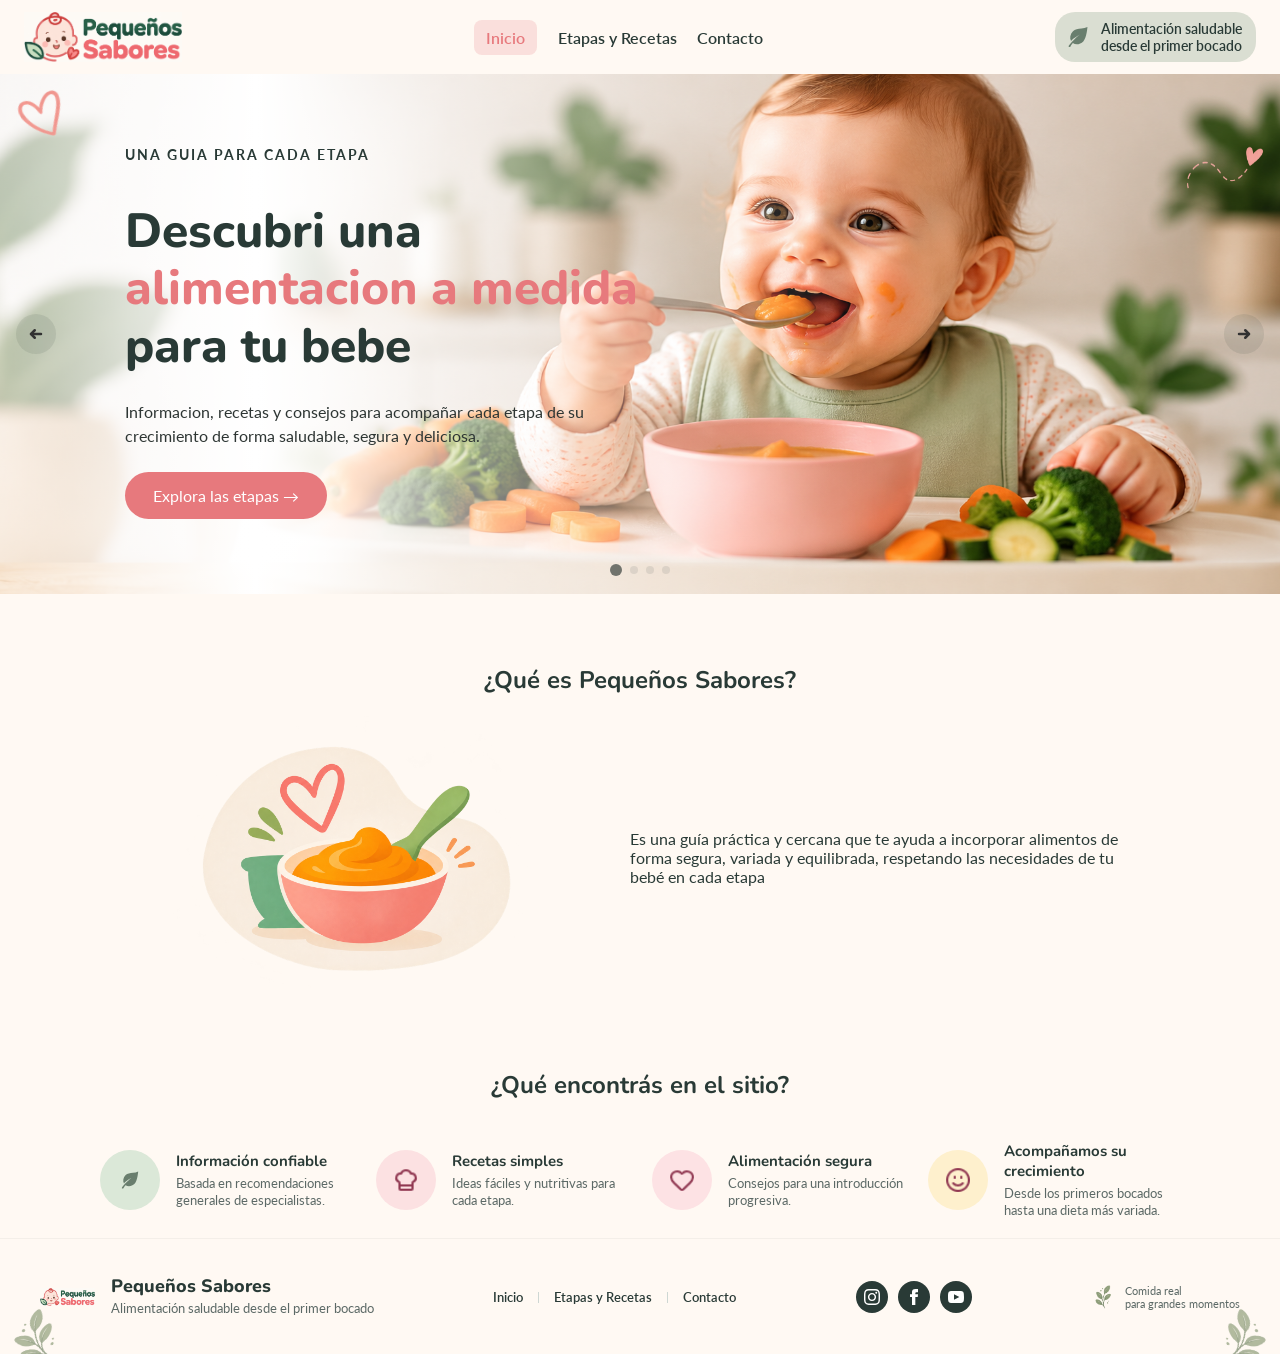
<file: index.html>
<!DOCTYPE html>
<html lang="es">

<head>
    <meta charset="UTF-8">
    <meta name="viewport" content="width=device-width, initial-scale=1.0">
    <title>Pequeños Sabores</title>
    <link rel="preconnect" href="https://fonts.googleapis.com">
    <link rel="preconnect" href="https://fonts.gstatic.com" crossorigin>
    <link
        href="https://fonts.googleapis.com/css2?family=Lato:ital,wght@0,100;0,300;0,400;0,700;0,900;1,100;1,300;1,400;1,700;1,900&family=Nunito:ital,wght@0,200..1000;1,200..1000&display=swap"
        rel="stylesheet">
    <link rel="stylesheet" href="css/style.css">
    <script src="js/carrusel.js" defer></script>
    <script src="js/menu.js" defer></script>
</head>

<body>
    <header>
        <div class="logo">
            <img src="img/logo-bebe.png" alt="Pequeños Sabores">
        </div>

        <button class="menu-toggle" id="menuToggle" aria-label="Abrir menú" aria-expanded="false"
            aria-controls="menuPrincipal">
            <span></span>
            <span></span>
            <span></span>
        </button>

        <nav id="menuPrincipal">
            <a class="active" href="index.html">Inicio</a>
            <a href="etapas.html">Etapas y Recetas</a>
            <a href="contacto.html">Contacto</a>
        </nav>

        <div class="etiqueta">
            <div class="etiqueta-icono">
                <img src="img/hoja-etiqueta.svg" alt="Etiqueta">
            </div>
            <div class="etiqueta-texto">
                <span>Alimentación saludable</span>
                <span>desde el primer bocado</span>
            </div>
        </div>
    </header>

    <main>
        <section class="hero">
            <img src="img/hero-bebe.png" alt="hero-bebe" id="hero-imagen">
            <div class="hero-content">
                <span class="hero-subtitulo" id="hero-subtitulo">UNA GUIA PARA CADA ETAPA</span>
                <h1>
                    <span id="hero-tituloInicio">Descubri una</span>
                    <span id="hero-tituloDestacado">alimentacion a medida</span>
                    <span id="hero-tituloFinal">para tu bebe</span>
                </h1>
                <p id="hero-descripcion">Informacion, recetas y consejos para acompañar cada etapa de su crecimiento de
                    forma saludable, segura y deliciosa.</p>
                <a href="etapas.html" class="btn" id="hero-boton">Explora las etapas →</a>
            </div>

            <button class="prev"><img src="img/flecha-simple-izquierda.svg" alt="Anterior"></button>
            <button class="next"><img src="img/flecha-simple-derecha.svg" alt="Siguiente"></button>

            <div class="dots">
                <div class="dot active"></div>
                <div class="dot"></div>
                <div class="dot"></div>
                <div class="dot"></div>
            </div>

            <div class="decoracion">
                <img class="corazon-rosa" src="img/corazon rosa.png" alt="corazon-rosa">
                <img class="linea-con-corazon" src="img/linea con corazon.png" alt="linea con corazon">
            </div>
        </section>

        <section class="seccion-info">
            <h2>¿Qué es Pequeños Sabores?</h2>
            <div class="contenedor-info">
                <div class="ilus-info">
                    <img src="img/cuenco-pure.png" alt="Cuenco con pure">
                </div>
                <div class="info">
                    <p>Es una guía práctica y cercana que te ayuda a incorporar
                        alimentos de forma segura, variada y equilibrada, respetando
                        las necesidades de tu bebé en cada etapa</p>
                </div>
            </div>
        </section>
        <!-- SECCIÓN HERO MIDDLE (PILARES) -->
        <section class="hero-middle">
            <h2>¿Qué encontrás en el sitio?</h2>
            <div class="hero-middle-list">
                <div class="hero-middle-item">
                    <div class="hero-middle-icon green-bg">
                        <img src="img/hoja-etiqueta.svg" alt="Información confiable">
                    </div>
                    <div class="hero-middle-text">
                        <h3>Información confiable</h3>
                        <p>Basada en recomendaciones generales de especialistas.</p>
                    </div>
                </div>

                <div class="hero-middle-item">
                    <div class="hero-middle-icon pink-bg">
                        <img src="img/icono-gorro.png" alt="Recetas simples">
                    </div>
                    <div class="hero-middle-text">
                        <h3>Recetas simples</h3>
                        <p>Ideas fáciles y nutritivas para cada etapa.</p>
                    </div>
                </div>

                <div class="hero-middle-item">
                    <div class="hero-middle-icon red-bg">
                        <img src="img/icono-corazon.png" alt="Alimentación segura">
                    </div>
                    <div class="hero-middle-text">
                        <h3>Alimentación segura</h3>
                        <p>Consejos para una introducción progresiva.</p>
                    </div>
                </div>

                <div class="hero-middle-item">
                    <div class="hero-middle-icon yellow-bg">
                        <img src="img/icono-carita.png" alt="Acompañamos su crecimiento">
                    </div>
                    <div class="hero-middle-text">
                        <h3>Acompañamos su crecimiento</h3>
                        <p>Desde los primeros bocados hasta una dieta más variada.</p>
                    </div>
                </div>
            </div>
        </section>
    </main>

    <!-- FOOTER / PIE DE PÁGINA -->
    <footer class="site-footer">
        <div class="footer-container">
            <!-- Columna 1: Logo y Leyenda -->
            <div class="footer-brand">
                <img src="img/logo-bebe.png" alt="Pequeños Sabores" class="footer-logo">
                <div class="footer-brand-text">
                    <h3>Pequeños Sabores</h3>
                    <p>Alimentación saludable desde el primer bocado</p>
                </div>
            </div>

            <!-- Columna 2: Navegación del Footer -->
            <nav class="footer-nav">
                <a href="index.html">Inicio</a>
                <span class="separator">|</span>
                <a href="etapas.html">Etapas y Recetas</a>
                <span class="separator">|</span>
                <a href="contacto.html">Contacto</a>
            </nav>

            <!-- Columna 3: Redes Sociales -->
            <div class="footer-social">
                <a href="#" class="social-btn" aria-label="Instagram">
                    <svg viewBox="0 0 24 24" width="16" height="16" fill="currentColor">
                        <path
                            d="M12 2.163c3.204 0 3.584.012 4.85.07 3.252.148 4.771 1.691 4.919 4.919.058 1.265.069 1.645.069 4.849 0 3.205-.012 3.584-.069 4.849-.149 3.225-1.664 4.771-4.919 4.919-1.266.058-1.644.07-4.85.07-3.204 0-3.584-.012-4.849-.07-3.26-.149-4.771-1.699-4.919-4.92-.058-1.265-.07-1.644-.07-4.849 0-3.204.013-3.583.07-4.849.149-3.227 1.664-4.771 4.919-4.919 1.266-.057 1.645-.069 4.849-.069zm0-2.163c-3.259 0-3.667.014-4.947.072-4.358.2-6.78 2.618-6.98 6.98-.059 1.281-.073 1.689-.073 4.948 0 3.259.014 3.668.072 4.948.2 4.358 2.618 6.78 6.98 6.98 1.281.058 1.689.072 4.948.072 3.259 0 3.668-.014 4.948-.072 4.354-.2 6.782-2.618 6.979-6.98.059-1.28.073-1.689.073-4.948 0-3.259-.014-3.667-.072-4.947-.196-4.354-2.617-6.78-6.979-6.98-1.281-.059-1.69-.073-4.949-.073zm0 5.838c-3.403 0-6.162 2.759-6.162 6.162s2.759 6.163 6.162 6.163 6.162-2.759 6.162-6.163c0-3.403-2.759-6.162-6.162-6.162zm0 10.162c-2.209 0-4-1.79-4-4 0-2.209 1.791-4 4-4s4 1.791 4 4c0 2.21-1.791 4-4 4zm6.406-11.845c-.796 0-1.441.645-1.441 1.44s.645 1.44 1.441 1.44c.795 0 1.439-.645 1.439-1.44s-.644-1.44-1.439-1.44z" />
                    </svg>
                </a>
                <a href="#" class="social-btn" aria-label="Facebook">
                    <svg viewBox="0 0 24 24" width="16" height="16" fill="currentColor">
                        <path
                            d="M9 8H6v4h3v12h5V12h3.642L18 8h-4V6.333C14 5.374 14.5 5 15.5 5H18V0h-3.808C10.592 0 9 1.583 9 4.615V8z" />
                    </svg>
                </a>
                <a href="#" class="social-btn" aria-label="YouTube">
                    <svg viewBox="0 0 24 24" width="16" height="16" fill="currentColor">
                        <path
                            d="M19.615 3.184c-3.604-.246-11.631-.245-15.23 0-3.897.266-4.356 2.62-4.385 8.816.029 6.185.484 8.549 4.385 8.816 3.6.245 11.626.246 15.23 0 3.897-.266 4.356-2.62 4.385-8.816-.029-6.185-.484-8.549-4.385-8.816zm-10.615 12.816v-8l8 4-8 4z" />
                    </svg>
                </a>
            </div>

            <!-- Columna 4: Eslogan final e icono -->
            <div class="footer-slogan">
                <img src="img/hoja1.png" alt="Decoración hojita" class="footer-leaf-icon">
                <div class="slogan-text">
                    <span>Comida real</span>
                    <span>para grandes momentos</span>
                </div>
            </div>
        </div>

        <!-- Decoraciones laterales tipo ramitas -->
        <img src="img/hoja1.png" alt="Hojita izquierda" class="footer-deco-left">
        <img src="img/hoja1.png" alt="Hojita derecha" class="footer-deco-right">
    </footer>
</body>

</html>
</file>
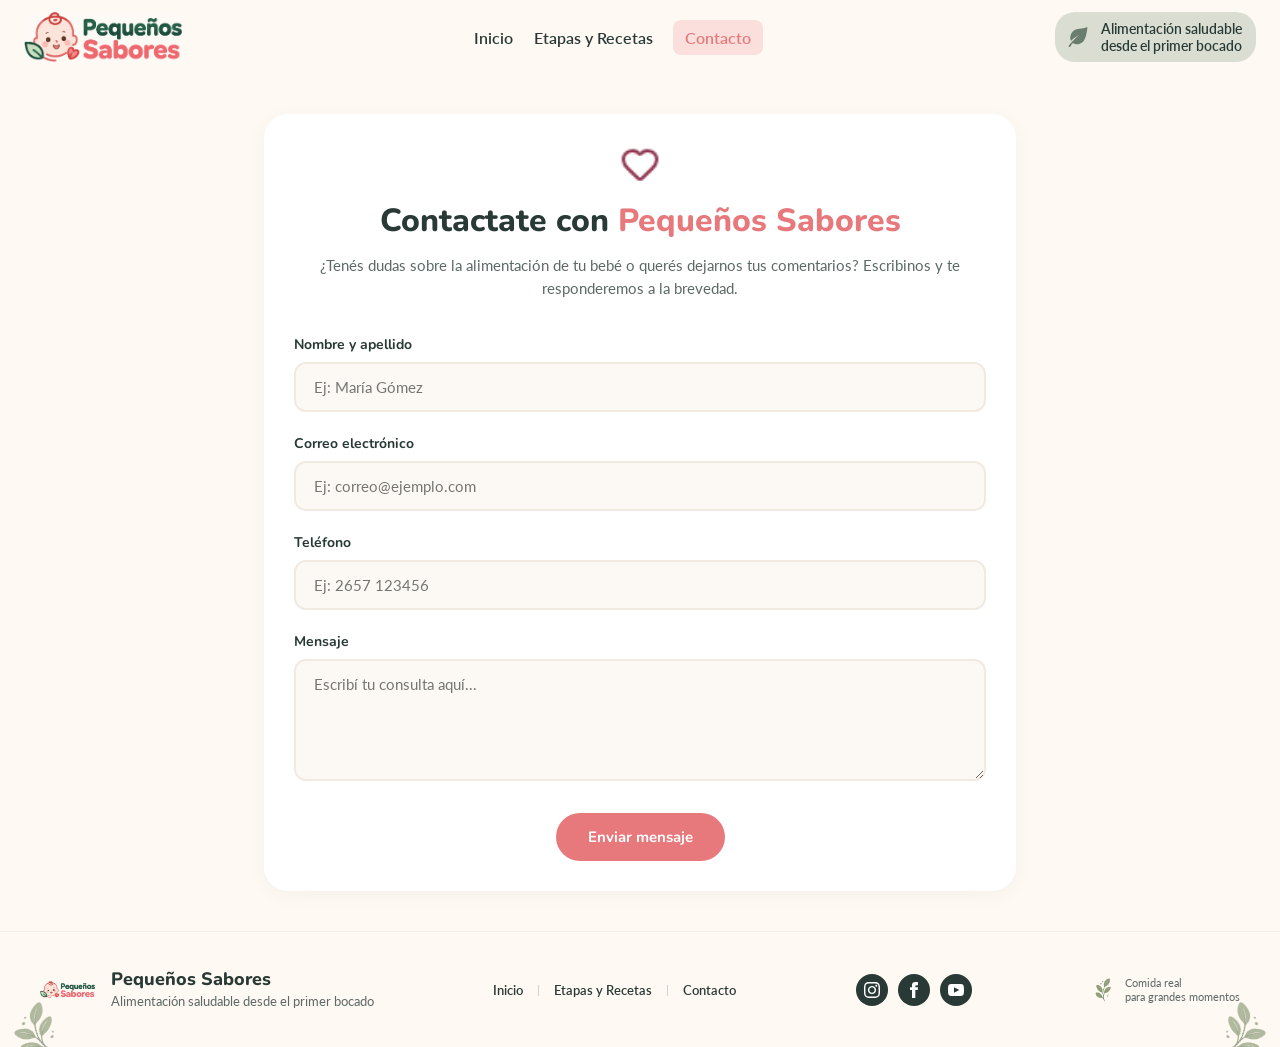
<file: contacto.html>
<!DOCTYPE html>
<html lang="es">

<head>
    <meta charset="UTF-8">
    <meta name="viewport" content="width=device-width, initial-scale=1.0">
    <title>Pequeños Sabores</title>
    <link rel="preconnect" href="https://fonts.googleapis.com">
    <link rel="preconnect" href="https://fonts.gstatic.com" crossorigin>
    <link
        href="https://fonts.googleapis.com/css2?family=Lato:ital,wght@0,100;0,300;0,400;0,700;0,900;1,100;1,300;1,400;1,700;1,900&family=Nunito:ital,wght@0,200..1000;1,200..1000&display=swap"
        rel="stylesheet">
    <link rel="stylesheet" href="css/style.css">
    <script src="js/contacto.js" defer></script>
    <script src="js/menu.js" defer></script>
</head>

<body>
    <!--ENCABEZADO/ NAVEGACION-->
    <header>
        <div class="logo">
            <img src="img/logo-bebe.png" alt="Pequeños Sabores">
        </div>

        <button class="menu-toggle" id="menuToggle" aria-label="Abrir menú" aria-expanded="false"
            aria-controls="menuPrincipal">
            <span></span>
            <span></span>
            <span></span>
        </button>

        <nav id="menuPrincipal">
            <a href="index.html">Inicio</a>
            <a href="etapas.html">Etapas y Recetas</a>
            <a class="active" href="contacto.html">Contacto</a>
        </nav>

        <div class="etiqueta">
            <div class="etiqueta-icono">
                <img src="img/hoja-etiqueta.svg" alt="Etiqueta">
            </div>
            <div class="etiqueta-texto">
                <span>Alimentación saludable</span>
                <span>desde el primer bocado</span>
            </div>
        </div>
    </header>

    <!-- SECCIÓN PRINCIPAL DE CONTACTO -->
    <main class="contacto-section">
        <div class="contacto-container">
            <div class="contacto-header">
                <img src="img/icono-corazon.png" alt="Icono decorativo" class="contacto-icono">
                <h1>Contactate con <span>Pequeños Sabores</span></h1>
                <p>¿Tenés dudas sobre la alimentación de tu bebé o querés dejarnos tus comentarios? Escribinos y te
                    responderemos a la brevedad.</p>
            </div>

            <!-- FORMULARIO DE CONTACTO -->
            <form class="contacto-form" id="contactoForm" novalidate>

                <!--  Nombre -->
                <div class="form-group">
                    <label for="nombre">Nombre y apellido</label>
                    <input type="text" id="nombre" name="nombre" placeholder="Ej: María Gómez"
                        aria-describedby="errorNombre">
                    <span class="error-message" id="errorNombre"></span>
                </div>

                <!--  Correo electrónico -->
                <div class="form-group">
                    <label for="email">Correo electrónico</label>
                    <input type="email" id="email" name="email" placeholder="Ej: correo@ejemplo.com"
                        aria-describedby="errorEmail">
                    <span class="error-message" id="errorEmail"></span>
                </div>

                <!--  Teléfono -->
                <div class="form-group">
                    <label for="telefono">Teléfono</label>
                    <input type="tel" id="telefono" name="telefono" placeholder="Ej: 2657 123456"
                        aria-describedby="errorTelefono">
                    <span class="error-message" id="errorTelefono"></span>
                </div>

                <!--  Mensaje -->
                <div class="form-group">
                    <label for="mensaje">Mensaje</label>
                    <textarea id="mensaje" name="mensaje" rows="5" placeholder="Escribí tu consulta aquí..."
                        aria-describedby="errorMensaje"></textarea>
                    <span class="error-message" id="errorMensaje"></span>
                </div>

                <!-- Botón de Envío -->
                <button type="submit" class="btn-enviar">Enviar mensaje</button>
            </form>
            <div id="resultado-envio" aria-live="polite"></div>
        </div>
    </main>

    <!-- FOOTER CONTACTO-->
    <footer class="site-footer">
        <div class="footer-container">
            <div class="footer-brand">
                <img src="img/logo-bebe.png" alt="Pequeños Sabores" class="footer-logo">
                <div class="footer-brand-text">
                    <h3>Pequeños Sabores</h3>
                    <p>Alimentación saludable desde el primer bocado</p>
                </div>
            </div>
            <nav class="footer-nav">
                <a href="index.html">Inicio</a>
                <span class="separator">|</span>
                <a href="etapas.html">Etapas y Recetas</a>
                <span class="separator">|</span>
                <a href="contacto.html">Contacto</a>
            </nav>
            <div class="footer-social">
                <a href="https://instagram.com" target="_blank" rel="noopener noreferrer" class="social-btn"
                    aria-label="Instagram">
                    <svg viewBox="0 0 24 24" width="16" height="16" fill="currentColor">
                        <path
                            d="M12 2.163c3.204 0 3.584.012 4.85.07 3.252.148 4.771 1.691 4.919 4.919.058 1.265.069 1.645.069 4.849 0 3.205-.012 3.584-.069 4.849-.149 3.225-1.664 4.771-4.919 4.919-1.266.058-1.644.07-4.85.07-3.204 0-3.584-.012-4.849-.07-3.26-.149-4.771-1.699-4.919-4.92-.058-1.265-.07-1.644-.07-4.849 0-3.204.013-3.583.07-4.849.149-3.227 1.664-4.771 4.919-4.919 1.266-.057 1.645-.069 4.849-.069zm0-2.163c-3.259 0-3.667.014-4.947.072-4.358.2-6.78 2.618-6.98 6.98-.059 1.281-.073 1.689-.073 4.948 0 3.259.014 3.668.072 4.948.2 4.358 2.618 6.78 6.98 6.98 1.281.058 1.689.072 4.948.072 3.259 0 3.668-.014 4.948-.072 4.354-.2 6.782-2.618 6.979-6.98.059-1.28.073-1.689.073-4.948 0-3.259-.014-3.667-.072-4.947-.196-4.354-2.617-6.78-6.979-6.98-1.281-.059-1.69-.073-4.949-.073zm0 5.838c-3.403 0-6.162 2.759-6.162 6.162s2.759 6.163 6.162 6.163 6.162-2.759 6.162-6.163c0-3.403-2.759-6.162-6.162-6.162zm0 10.162c-2.209 0-4-1.79-4-4 0-2.209 1.791-4 4-4s4 1.791 4 4c0 2.21-1.791 4-4 4zm6.406-11.845c-.796 0-1.441.645-1.441 1.44s.645 1.44 1.441 1.44c.795 0 1.439-.645 1.439-1.44s-.644-1.44-1.439-1.44z" />
                    </svg>
                </a>
                <a href="https://facebook.com" target="_blank" rel="noopener noreferrer" class="social-btn"
                    aria-label="Facebook">
                    <svg viewBox="0 0 24 24" width="16" height="16" fill="currentColor">
                        <path
                            d="M9 8H6v4h3v12h5V12h3.642L18 8h-4V6.333C14 5.374 14.5 5 15.5 5H18V0h-3.808C10.592 0 9 1.583 9 4.615V8z" />
                    </svg>
                </a>
                <a href="https://youtube.com" target="_blank" rel="noopener noreferrer" class="social-btn"
                    aria-label="YouTube">
                    <svg viewBox="0 0 24 24" width="16" height="16" fill="currentColor">
                        <path
                            d="M19.615 3.184c-3.604-.246-11.631-.245-15.23 0-3.897.266-4.356 2.62-4.385 8.816.029 6.185.484 8.549 4.385 8.816 3.6.245 11.626.246 15.23 0 3.897-.266 4.356-2.62 4.385-8.816-.029-6.185-.484-8.549-4.385-8.816zm-10.615 12.816v-8l8 4-8 4z" />
                    </svg>
                </a>
            </div>
            <div class="footer-slogan">
                <img src="img/hoja1.png" alt="Decoración hojita" class="footer-leaf-icon">
                <div class="slogan-text">
                    <span>Comida real</span>
                    <span>para grandes momentos</span>
                </div>
            </div>
        </div>
        <img src="img/hoja1.png" alt="Hojita izquierda" class="footer-deco-left">
        <img src="img/hoja1.png" alt="Hojita derecha" class="footer-deco-right">
    </footer>
</body>

</html>
</file>
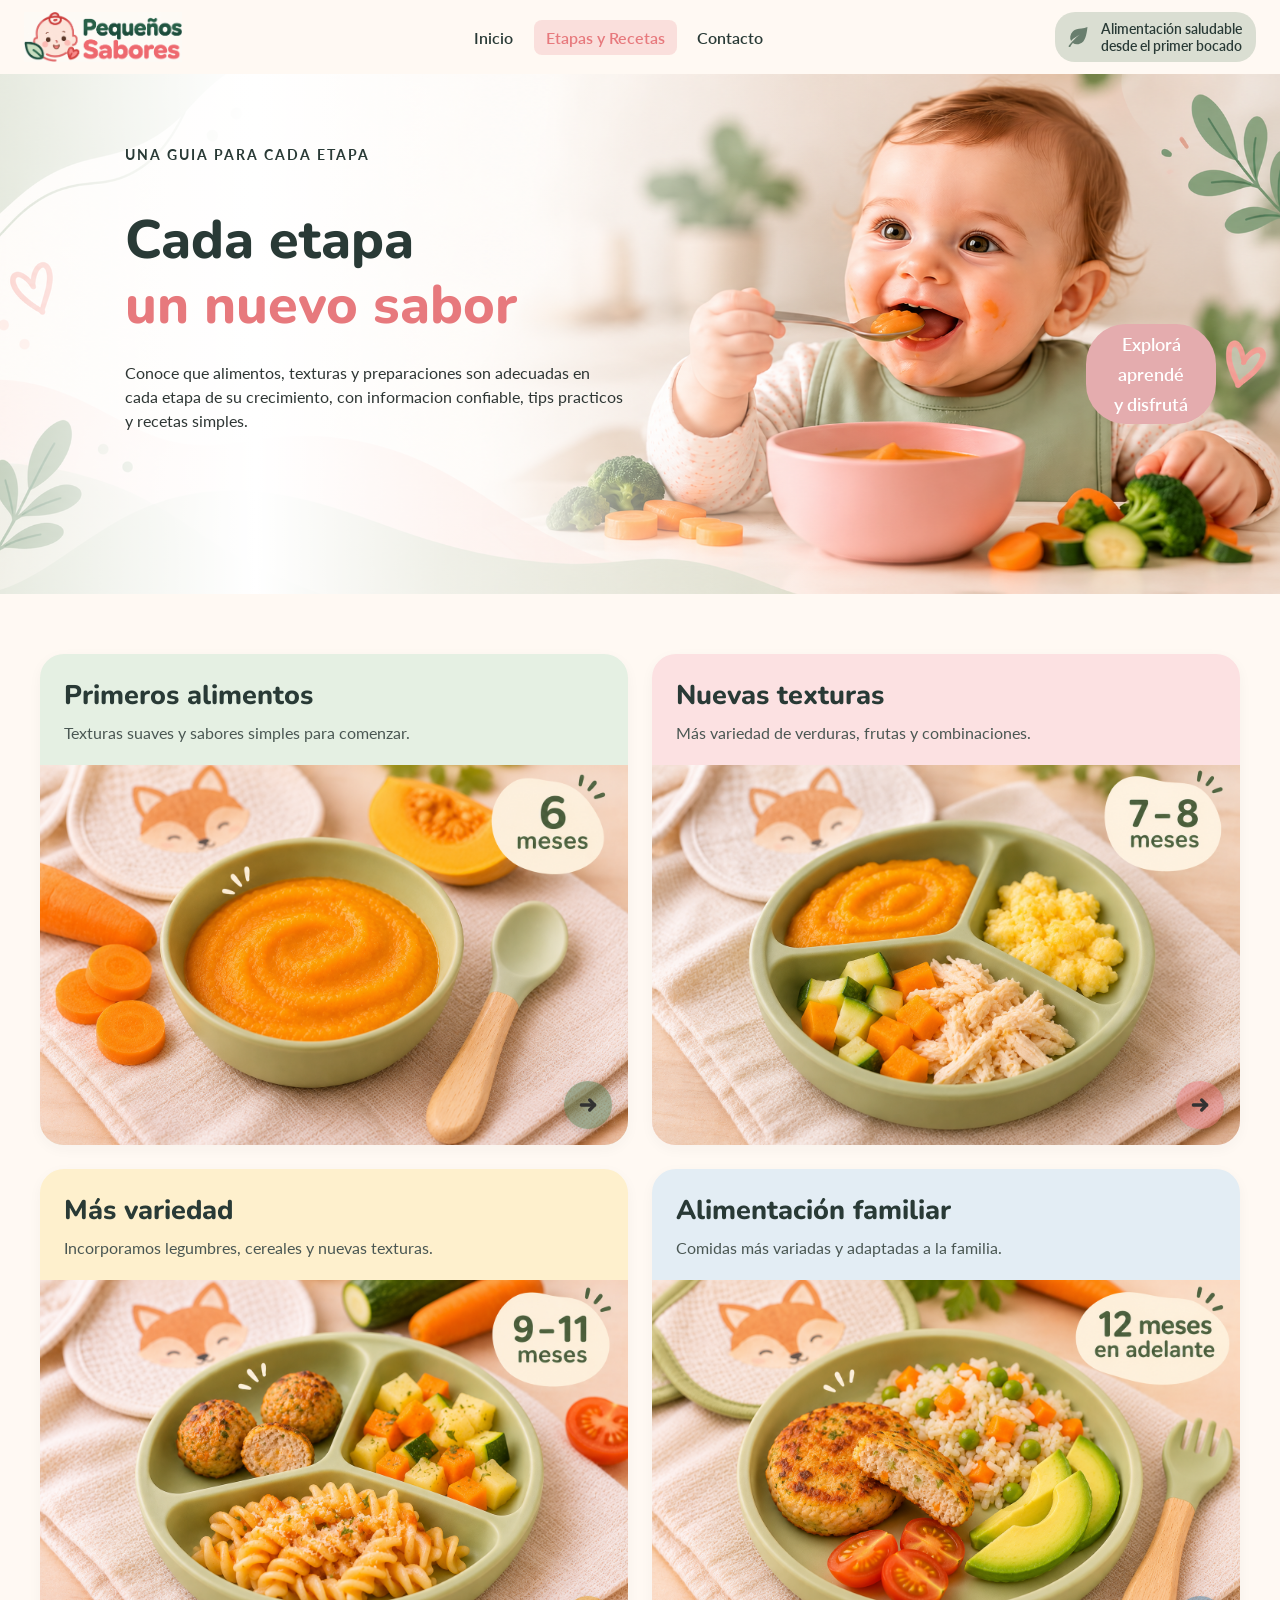
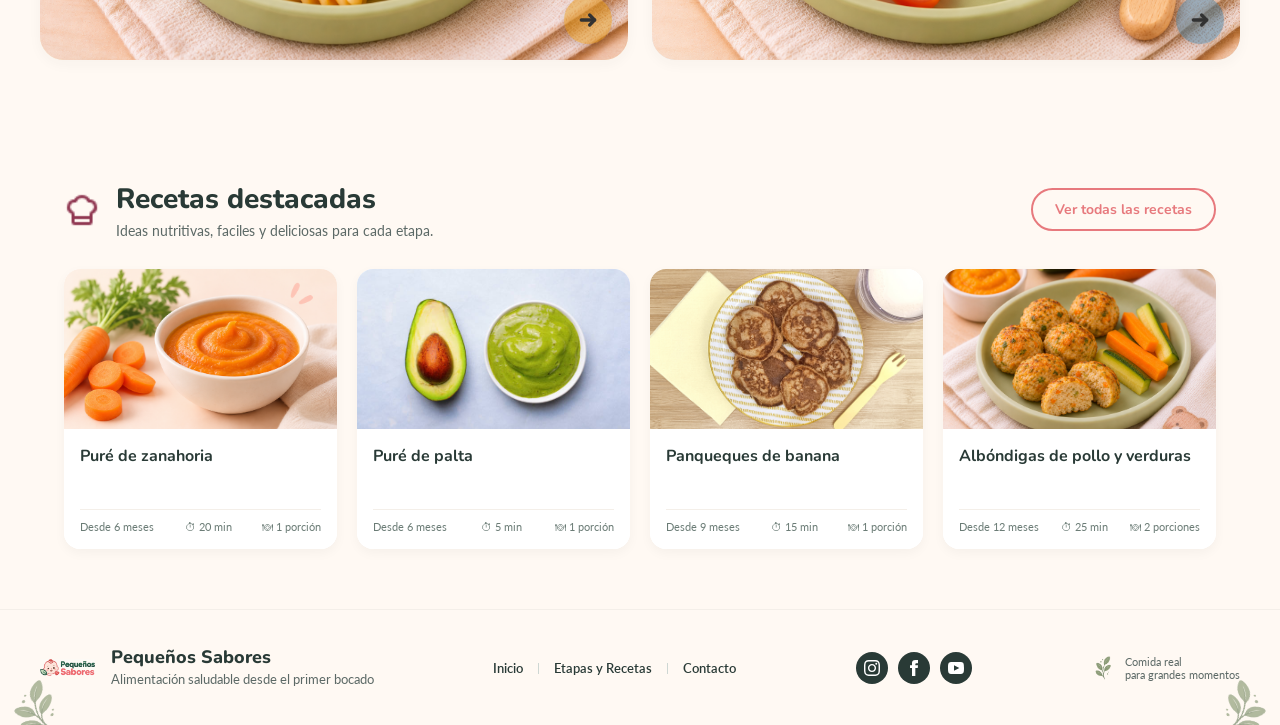
<file: etapas.html>
<!DOCTYPE html>
<html lang="es">

<head>
    <meta charset="UTF-8">
    <meta name="viewport" content="width=device-width, initial-scale=1.0">
    <title>Pequeños Sabores</title>
    <link rel="preconnect" href="https://fonts.googleapis.com">
    <link rel="preconnect" href="https://fonts.gstatic.com" crossorigin>
    <link
        href="https://fonts.googleapis.com/css2?family=Lato:ital,wght@0,100;0,300;0,400;0,700;0,900;1,100;1,300;1,400;1,700;1,900&family=Nunito:ital,wght@0,200..1000;1,200..1000&display=swap"
        rel="stylesheet">
    <link rel="stylesheet" href="css/style.css">
    <script src="js/menu.js" defer></script>
</head>

<body>
    <header>
        <div class="logo">
            <img src="img/logo-bebe.png" alt="Pequeños Sabores">
        </div>

        <button class="menu-toggle" id="menuToggle" aria-label="Abrir menú" aria-expanded="false"
            aria-controls="menuPrincipal">
            <span></span>
            <span></span>
            <span></span>
        </button>

        <nav id="menuPrincipal">
            <a href="index.html">Inicio</a>
            <a class="active" href="etapas.html">Etapas y Recetas</a>
            <a href="contacto.html">Contacto</a>
        </nav>

        <div class="etiqueta">
            <div class="etiqueta-icono">
                <img src="img/hoja-etiqueta.svg" alt="Etiqueta">
            </div>
            <div class="etiqueta-texto">
                <span>Alimentación saludable</span>
                <span>desde el primer bocado</span>
            </div>
        </div>
    </header>

    <main>
        <section class="hero-etapas">
            <img src="img/bebe-feliz-verduras.png" alt="hero-bebe" id="hero-imagen">
            <div class="hero-etapas-content">
                <span class="hero-subtitulo" id="hero-subtitulo">UNA GUIA PARA CADA ETAPA</span>
                <h1>
                    <span id="hero-tituloInicio">Cada etapa</span>
                    <span id="hero-tituloDestacado">un nuevo sabor</span>
                </h1>
                <p>Conoce que alimentos, texturas y preparaciones son adecuadas en cada etapa de su crecimiento, con
                    informacion confiable, tips practicos y recetas simples.</p>

            </div>
            <div class="etiqueta-etapas">
                <span>Explorá</span>
                <span>aprendé</span>
                <span>y disfrutá</span>
            </div>
        </section>


        <!-- Tarjetas-->
        <section class="etapas-section">
            <div class="etapas-grid">

            <!-- Tarjeta 1: 6 meses (vincula a pure de zanahoria)-->
            <article class="etapa-card green-card">
                <h3>Primeros alimentos</h3>
                <p>Texturas suaves y sabores simples para comenzar.</p>
                <div class="etapa-imagen">
                    <img src="img/etapa-6m.png" alt="Primeros alimentos 6 meses">
                    <a href="etapas.html#pure-zanahoria" class="etapa-btn green-btn" aria-label="Ver primeros alimentos">
                        <img src="img/flecha-simple-derecha.svg" alt="">
                    </a>
                </div>
            </article>

            <!-- Tarjeta 2: 7-8 meses (vincula pure de palta)-->
            <article class="etapa-card pink-card">
                <h3>Nuevas texturas</h3>
                <p>Más variedad de verduras, frutas y combinaciones.</p>
                <div class="etapa-imagen">
                    <img src="img/etapa-7-8m.png" alt="Nuevas texturas 7-8 meses">
                    <a href="etapas.html#pure-palta" class="etapa-btn pink-btn" aria-label="Ver nuevas texturas">
                        <img src="img/flecha-simple-derecha.svg" alt="">
                    </a>
                </div>
            </article>

            <!-- Tarjeta 3: 9-11 meses (vincula a panqueques) -->
            <article class="etapa-card yellow-card">
                <h3>Más variedad</h3>
                <p>Incorporamos legumbres, cereales y nuevas texturas.</p>
                <div class="etapa-imagen">
                    <img src="img/etapa-9-11m.png" alt="Más variedad 9-11 meses">
                    <a href="etapas.html#panqueques" class="etapa-btn yellow-btn" aria-label="Ver más variedad">
                        <img src="img/flecha-simple-derecha.svg" alt="">
                    </a>
                </div>
            </article>

            <!-- Tarjeta 4: 12 meses en adelante (vincula a albóndigas)-->
            <article class="etapa-card blue-card">
                <h3>Alimentación familiar</h3>
                <p>Comidas más variadas y adaptadas a la familia.</p>
                <div class="etapa-imagen">
                    <img src="img/etapa-12m.png" alt="Alimentación familiar desde los 12 meses">
                    <a href="etapas.html#albondigas" class="etapa-btn blue-btn" aria-label="Ver alimentación familiar">
                        <img src="img/flecha-simple-derecha.svg" alt="">
                    </a>
                </div>
            </article>
        </div>
    </section>

    <!-- SECCION RECETAS DESTACADAS -->
    <section class="recetas-section" id="recetas">
        <div class="recetas-header-container">
            <div class="recetas-titulo-wrapper">
                <img src="img/icono-gorro.png" alt="Icono receta" class="recetas-titulo-icono">
                <div>
                    <h2>Recetas destacadas</h2>
                    <p>Ideas nutritivas, faciles y deliciosas para cada etapa.</p>
                </div>
            </div>
            <a href="etapas.html#recetas" class="btn-ver-todas">Ver todas las recetas</a>
        </div>

        <div class="recetas-grid">
            <!-- Receta 1: Pure de zanahoria -->
            <article class="receta-card" id="pure-zanahoria">
                <div class="receta-card-inner">
                    <div class="receta-card-front">
                        <div class="receta-imagen">
                            <img src="img/pure-zanahorias.png" alt="Puré de zanahoria">
                        </div>
                        <div class="receta-content">
                            <h3>Puré de zanahoria</h3>
                            <div class="receta-info">
                                <span>Desde 6 meses</span>
                                <span>⏱ 20 min</span>
                                <span>🍽 1 porción</span>
                            </div>
                        </div>
                    </div>
                    <div class="receta-card-back">
                        <h3>Puré de zanahoria</h3>
                        <p><strong>Ingredientes:</strong> 1 zanahoria, gotitas de aceite de oliva.</p>
                        <p><strong>Pasos:</strong> 1. Pelar y cortar en rodajas. 2. Hervir o cocinar al vapor hasta que ablande. 3. Pisar con tenedor y agregar aceite.</p>
                    </div>
                </div>
            </article>

            <!-- Receta 2: Pure de palta -->
            <article class="receta-card" id="pure-palta">
                <div class="receta-card-inner">
                    <div class="receta-card-front">
                        <div class="receta-imagen">
                            <img src="img/pure-palta.jpg" alt="Puré de palta">
                        </div>
                        <div class="receta-content">
                            <h3>Puré de palta</h3>
                            <div class="receta-info">
                                <span>Desde 6 meses</span>
                                <span>⏱ 5 min</span>
                                <span>🍽 1 porción</span>
                            </div>
                        </div>
                    </div>
                    <div class="receta-card-back">
                        <h3>Puré de palta</h3>
                        <p><strong>Ingredientes:</strong> 1/2 palta madura.</p>
                        <p><strong>Pasos:</strong> 1. Retirar la pulpa con cuchara. 2. Pisar con tenedor hasta lograr textura cremosa y homogénea.</p>
                    </div>
                </div>
            </article>

            <!-- Receta 3: Panqueques de banana -->
            <article class="receta-card" id="panqueques">
                <div class="receta-card-inner">
                    <div class="receta-card-front">
                        <div class="receta-imagen">
                            <img src="img/receta-panqueques.jpg" alt="Panqueques de banana">
                        </div>
                        <div class="receta-content">
                            <h3>Panqueques de banana</h3>
                            <div class="receta-info">
                                <span>Desde 9 meses</span>
                                <span>⏱ 15 min</span>
                                <span>🍽 1 porción</span>
                            </div>
                        </div>
                    </div>
                    <div class="receta-card-back">
                        <h3>Panqueques de banana</h3>
                        <p><strong>Ingredientes:</strong> 1 banana madura, 1 huevo.</p>
                        <p><strong>Pasos:</strong> 1. Pisar la banana y mezclar con el huevo. 2. Cocinar porciones en sartén antiadherente a fuego bajo vuelta y vuelta.</p>
                    </div>
                </div>
            </article>

            <!-- Receta 4: Albondigas de pollo y verduras -->
            <article class="receta-card" id="albondigas">
                <div class="receta-card-inner">
                    <div class="receta-card-front">
                        <div class="receta-imagen">
                            <img src="img/receta-albondigas.png" alt="Albóndigas de pollo y verduras">
                        </div>
                        <div class="receta-content">
                            <h3>Albóndigas de pollo y verduras</h3>
                            <div class="receta-info">
                                <span>Desde 12 meses</span>
                                <span>⏱ 25 min</span>
                                <span>🍽 2 porciones</span>
                            </div>
                        </div>
                    </div>
                    <div class="receta-card-back">
                        <h3>Albóndigas de pollo</h3>
                        <p><strong>Ingredientes:</strong> Carne picada de pollo, verdura rallada fina.</p>
                        <p><strong>Pasos:</strong> 1. Mezclar ingredientes y formar bolitas. 2. Hornear o cocinar en sartén con caldo hasta dorar.</p>
                    </div>
                </div>
            </article>
        </div>
    </section>

    <!-- FOOTER CONTACTO-->
    <footer class="site-footer">
        <div class="footer-container">
            <div class="footer-brand">
                <img src="img/logo-bebe.png" alt="Pequeños Sabores" class="footer-logo">
                <div class="footer-brand-text">
                    <h3>Pequeños Sabores</h3>
                    <p>Alimentación saludable desde el primer bocado</p>
                </div>
            </div>
            <nav class="footer-nav">
                <a href="index.html">Inicio</a>
                <span class="separator">|</span>
                <a href="etapas.html">Etapas y Recetas</a>
                <span class="separator">|</span>
                <a href="contacto.html">Contacto</a>
            </nav>
            <div class="footer-social">
                <a href="https://instagram.com" target="_blank" rel="noopener noreferrer" class="social-btn"
                    aria-label="Instagram">
                    <svg viewBox="0 0 24 24" width="16" height="16" fill="currentColor">
                        <path
                            d="M12 2.163c3.204 0 3.584.012 4.85.07 3.252.148 4.771 1.691 4.919 4.919.058 1.265.069 1.645.069 4.849 0 3.205-.012 3.584-.069 4.849-.149 3.225-1.664 4.771-4.919 4.919-1.266.058-1.644.07-4.85.07-3.204 0-3.584-.012-4.849-.07-3.26-.149-4.771-1.699-4.919-4.92-.058-1.265-.07-1.644-.07-4.849 0-3.204.013-3.583.07-4.849.149-3.227 1.664-4.771 4.919-4.919 1.266-.057 1.645-.069 4.849-.069zm0-2.163c-3.259 0-3.667.014-4.947.072-4.358.2-6.78 2.618-6.98 6.98-.059 1.281-.073 1.689-.073 4.948 0 3.259.014 3.668.072 4.948.2 4.358 2.618 6.78 6.98 6.98 1.281.058 1.689.072 4.948.072 3.259 0 3.668-.014 4.948-.072 4.354-.2 6.782-2.618 6.979-6.98.059-1.28.073-1.689.073-4.948 0-3.259-.014-3.667-.072-4.947-.196-4.354-2.617-6.78-6.979-6.98-1.281-.059-1.69-.073-4.949-.073zm0 5.838c-3.403 0-6.162 2.759-6.162 6.162s2.759 6.163 6.162 6.163 6.162-2.759 6.162-6.163c0-3.403-2.759-6.162-6.162-6.162zm0 10.162c-2.209 0-4-1.79-4-4 0-2.209 1.791-4 4-4s4 1.791 4 4c0 2.21-1.791 4-4 4zm6.406-11.845c-.796 0-1.441.645-1.441 1.44s.645 1.44 1.441 1.44c.795 0 1.439-.645 1.439-1.44s-.644-1.44-1.439-1.44z" />
                    </svg>
                </a>
                <a href="https://facebook.com" target="_blank" rel="noopener noreferrer" class="social-btn"
                    aria-label="Facebook">
                    <svg viewBox="0 0 24 24" width="16" height="16" fill="currentColor">
                        <path
                            d="M9 8H6v4h3v12h5V12h3.642L18 8h-4V6.333C14 5.374 14.5 5 15.5 5H18V0h-3.808C10.592 0 9 1.583 9 4.615V8z" />
                    </svg>
                </a>
                <a href="https://youtube.com" target="_blank" rel="noopener noreferrer" class="social-btn"
                    aria-label="YouTube">
                    <svg viewBox="0 0 24 24" width="16" height="16" fill="currentColor">
                        <path
                            d="M19.615 3.184c-3.604-.246-11.631-.245-15.23 0-3.897.266-4.356 2.62-4.385 8.816.029 6.185.484 8.549 4.385 8.816 3.6.245 11.626.246 15.23 0 3.897-.266 4.356-2.62 4.385-8.816-.029-6.185-.484-8.549-4.385-8.816zm-10.615 12.816v-8l8 4-8 4z" />
                    </svg>
                </a>
            </div>
            <div class="footer-slogan">
                <img src="img/hoja1.png" alt="Decoración hojita" class="footer-leaf-icon">
                <div class="slogan-text">
                    <span>Comida real</span>
                    <span>para grandes momentos</span>
                </div>
            </div>
        </div>
        <img src="img/hoja1.png" alt="Hojita izquierda" class="footer-deco-left">
        <img src="img/hoja1.png" alt="Hojita derecha" class="footer-deco-right">
    </footer>
</body>

</html>
</file>
<file: css/style.css>
/* ESTILOS GENERALES */
* {
    box-sizing: border-box;
}

body {
    margin: 0;
    padding: 0;
    background-color: #fff9f3;
    font-family: Lato, sans-serif;
    color: #293a36;
}

h1,
h2,
h3 {
    font-family: Nunito, sans-serif;
}

/* ENCABEZADO Y NAVEGACION */
header {
    display: flex;
    flex-direction: row;
    justify-content: space-between;
    align-items: center;
    gap: 24px;
    padding: 12px 24px;
    background-color: #fff9f3;
}

.logo img {
    display: block;
    height: 50px;
}

header nav {
    display: flex;
    align-items: center;
    gap: 1.3rem;
    font-family: Lato, sans-serif;
    font-weight: 600;
}

header nav a {
    color: #293a36;
    text-decoration: none;
    transition: transform 0.3s ease, color 0.3s ease;
}

header nav a.active {
    padding: 8px 12px;
    border-radius: 8px;
    background-color: rgba(231, 121, 125, 0.2);
    color: #e7797d;
}

header nav a:hover {
    transform: scale(1.05);
}

header nav img {
    width: 24px;
    height: 24px;
}

.etiqueta {
    display: flex;
    align-items: center;
    gap: 8px;
    padding: 8px 14px;
    border-radius: 20px;
    background-color: rgba(123, 151, 124, 0.28);
}

.etiqueta-icono img {
    display: block;
    height: 30px;
    margin-left: -6px;
}

.etiqueta-texto {
    color: #293a36;
    font-size: 14px;
    font-weight: 600;
}

.etiqueta-texto span {
    display: block;
}

/* BOTON MENU HAMBURGUESA */
.menu-toggle {
    display: none;
    flex-direction: column;
    gap: 5px;
    background: none;
    border: none;
    cursor: pointer;
    padding: 8px;
}

.menu-toggle span {
    width: 26px;
    height: 3px;
    background-color: #293a36;
    border-radius: 3px;
    transition: all 0.3s ease;
}

/* PORTADA DE INICIO */
.hero {
    position: relative;
    height: 520px;
    overflow: hidden;
}

.hero>img {
    position: absolute;
    top: 0;
    left: 0;
    z-index: 1;
    width: 100%;
    height: 100%;
    object-fit: cover;
    object-position: center 35%;
}

.hero::after {
    position: absolute;
    inset: 0;
    z-index: 1;
    background: linear-gradient(to right,
            rgba(255, 255, 255, 0.486) 0%,
            rgba(255, 255, 255, 0.774) 10%,
            #ffffff 20%,
            rgba(255, 255, 255, 0.541) 35%,
            rgba(255, 255, 255, 0) 70%);
    content: "";
}

.hero-content {
    position: relative;
    z-index: 2;
    width: 55%;
    padding: 70px 50px 75px 125px;
}

.hero-subtitulo {
    font-size: 14px;
    font-weight: bold;
    letter-spacing: 2px;
}

.hero h1,
.hero-etapas h1 {
    max-width: 100%;
    margin-bottom: 24px;
    color: #293a36;
    font-size: 48px;
    font-weight: 800;
    line-height: 1.2;
}

.hero h1 span,
.hero-etapas h1 span {
    display: block;
    color: #293a36;
}

.hero h1 #hero-tituloDestacado {
    color: #e7797d;
}

.hero-content p,
.hero-etapas-content p {
    max-width: 500px;
    margin-bottom: 24px;
    color: #2e3634;
    font-family: Lato, sans-serif;
    font-size: 16px;
    font-weight: 400;
    line-height: 1.5;
}

.btn {
    display: inline-block;
    padding: 14px 28px;
    border-radius: 50px;
    background-color: #e7797d;
    color: #ffffff;
    text-decoration: none;
    transition: background-color 0.5s ease, transform 0.5s ease;
}

.btn:hover {
    transform: scale(1.05);
    background-color: #ca6267;
}

/* FLECHAS Y PUNTOS DEL HERO */
.hero .prev,
.hero .next {
    position: absolute;
    top: 50%;
    z-index: 3;
    display: flex;
    align-items: center;
    justify-content: center;
    width: 40px;
    height: 40px;
    transform: translateY(-50%);
    border: none;
    border-radius: 50%;
    background-color: rgba(41, 58, 54, 0.1);
    cursor: pointer;
}

.hero .prev {
    left: 16px;
}

.hero .next {
    right: 16px;
}

.hero .prev img,
.hero .next img {
    width: 30px;
    height: 30px;
}

.dots {
    position: absolute;
    bottom: 16px;
    left: 50%;
    z-index: 3;
    display: flex;
    gap: 8px;
    transform: translateX(-50%);
}

.dot {
    width: 8px;
    height: 8px;
    border-radius: 50%;
    background-color: rgba(41, 58, 54, 0.1);
}

.dot.active {
    width: 12px;
    height: 12px;
    transform: translateY(-2px);
    background-color: rgba(45, 54, 52, 0.66);
}

/* DECORACIONES DEL HERO */
.decoracion {
    position: absolute;
    inset: 0;
    z-index: 3;
    pointer-events: none;
}

.decoracion img {
    position: absolute;
    width: 50px;
    height: 50px;
    animation: flotar 4.5s ease-in-out infinite;
}

@keyframes flotar {

    0%,
    100% {
        transform: translateY(0);
    }

    50% {
        transform: translateY(-10px);
    }
}

img.corazon-rosa {
    top: 16px;
    left: 16px;
    transform: rotate(-10deg);
}

img.linea-con-corazon {
    top: 70px;
    right: 16px;
    width: 80px;
}

/* BENEFICIOS DE LA PAGINA DE INICIO */

.hero-middle {
    text-align: center;

}

.hero-middle-list {
    text-align: left;
    display: flex;
    justify-content: space-between;
    align-items: center;
    gap: 24px;
    max-width: 1200px;
    margin: 0 auto;
    padding: 20px 60px;
    background-color: #fff9f3;
}

.hero-middle-item {
    display: flex;
    flex: 1;
    align-items: center;
    gap: 16px;
}

.hero-middle-icon {
    display: flex;
    flex-shrink: 0;
    justify-content: center;
    align-items: center;
    width: 60px;
    height: 60px;
    border-radius: 50%;
}

.hero-middle-icon img {
    width: 26px;
    height: 26px;
    object-fit: contain;
}

.green-bg {
    background-color: #dbe8d8;
}

.pink-bg {
    background-color: #fce1e2;
}

.red-bg {
    background-color: #fde2e4;
}

.yellow-bg {
    background-color: #fef0cd;
}

.hero-middle-text h3 {
    margin: 0 0 4px;
    color: #293a36;
    font-size: 15px;
    font-weight: 700;
}

.hero-middle-text p {
    margin: 0;
    color: #5c6966;
    font-size: 13px;
    line-height: 1.3;
}

/* PEQUENOS SABORES */

.seccion-info {
    text-align: center;
    padding: 50px 8%;
}

.contenedor-info {
    display: flex;
    align-items: center;
    justify-content: center;
    gap: 60px;
}

.ilus-info img {
    width: 100%;
    max-width: 450px;
    height: auto;
}

.ilus-info {
    width: 420px;
}

.info {
    text-align: left;
    width: 500px;
    max-width: 500px;
}

/* PORTADA DE LA PAGINA DE ETAPAS */
.hero-etapas {
    position: relative;
    height: 520px;
    overflow: hidden;
    background-color: #fff9f3;
}

.hero-etapas>img {
    position: absolute;
    top: 0;
    left: 0;
    z-index: 1;
    width: 100%;
    height: 100%;
    object-fit: cover;
    object-position: center 35%;
}

.hero-etapas::after {
    position: absolute;
    inset: 0;
    z-index: 1;
    background: linear-gradient(to right,
            rgba(255, 255, 255, 0.486) 0%,
            rgba(255, 255, 255, 0.774) 10%,
            #ffffff 20%,
            rgba(255, 255, 255, 0.541) 35%,
            rgba(255, 255, 255, 0) 70%);
    content: "";
}

.hero-etapas-content {
    position: relative;
    z-index: 2;
    width: 55%;
    padding: 70px 50px 75px 125px;
}

.hero-etapas h1,
.hero-etapas h1 {
    max-width: 100%;
    margin-bottom: 24px;
    color: #293a36;
    font-size: 54px;
    font-weight: 800;
    line-height: 1.2;
}

.hero-etapas-subtitulo {
    font-size: 20px;
    font-weight: bold;
    letter-spacing: 2px;
}

.etiqueta-etapas {
    position: absolute;
    top: 250px;
    right: 5%;
    z-index: 3;
    display: flex;
    flex-direction: column;
    align-items: center;
    justify-content: center;
    gap: 8px;
    width: 130px;
    height: 100px;
    padding: 15px 16px;
    border-radius: 40px;
    background-color: #e4acae;
    color: #ffffff;
    font-size: 18px;
    font-weight: 600;
    transition: transform 0.5s ease;
}

.etiqueta-etapas:hover {
    transform: scale(1.05);
}

.hero-etapas h1 #hero-tituloDestacado {
    color: #e7797d;
}


/* TARJETAS DE ETAPAS */
.etapas-section {
    width: 100%;
    max-width: 1200px;
    box-sizing: border-box;
    margin: 0 auto;
    padding: 60px 0;
    background-color: #fff9f3;
}

.etapas-header {
    margin-bottom: 40px;
    text-align: center;
}

.etapas-titulo-icono {
    width: 32px;
    height: 32px;
    margin-bottom: 8px;
}

.etapas-header h2 {
    margin: 0 0 8px;
    color: #293a36;
    font-size: 32px;
    font-weight: 800;
}

.etapas-header p {
    margin: 0;
    color: #5c6966;
    font-size: 15px;
}

/* DISTRIBUCION CON FLEXBOX */
.etapas-grid {
    display: flex;
    flex-wrap: wrap;
    gap: 24px;
}

.etapa-card {
    display: flex;
    flex-direction: column;
    flex: 1 1 calc(50% - 12px);
    min-width: 0;
    box-sizing: border-box;
    overflow: hidden;
    padding: 0;
    border-radius: 24px;
    box-shadow: 0 4px 14px rgba(41, 58, 54, 0.04);
    transition: transform 0.3s ease, box-shadow 0.3s ease;
}

.etapa-card:hover {
    transform: translateY(-4px);
    box-shadow: 0 10px 24px rgba(41, 58, 54, 0.08);
}

/* COLORES */
.green-card {
    background-color: #e5f0e3;
}

.pink-card {
    background-color: #fce1e2;
}

.yellow-card {
    background-color: #fef0cd;
}

.blue-card {
    background-color: #e3edf4;
}

/* TITULOS Y DESCRIPCIONES */
.etapa-card h3 {
    margin: 24px 24px 8px;
    color: #293a36;
    font-size: 27px;
    font-weight: 800;
    line-height: 1.3;
}

.etapa-card p {
    margin: 0 24px 20px;
    color: #4a5753;
    font-size: 16px;
    line-height: 1.5;
}


/* IMAGENES */
.etapa-imagen {
    position: relative;
    width: 100%;
    height: 380px;
    margin-top: auto;
    overflow: hidden;
}

.etapa-imagen > img {
    display: block;
    width: 100%;
    height: 100%;
    object-fit: cover;
    transition: transform 0.4s ease;
}

.etapa-card:hover .etapa-imagen > img {
    transform: scale(1.03);
}


/* BOTONES SOBRE LAS IMAGENES */
.etapa-btn {
    position: absolute;
    right: 16px;
    bottom: 16px;
    display: flex;
    justify-content: center;
    align-items: center;
    width: 48px;
    height: 48px;
    border-radius: 50%;
    text-decoration: none;
    box-shadow: 0 3px 10px rgba(0, 0, 0, 0.12);
    transition: transform 0.3s ease, box-shadow 0.3s ease;
}

.etapa-btn img {
    width: 40px;
    height: 40px;
    object-fit: contain;
}

.etapa-btn:hover {
    transform: scale(1.1);
    box-shadow: 0 5px 12px rgba(0, 0, 0, 0.18);
}

/* COLORES DE LOS BOTONES */
.green-btn {
    background-color: #58815783;
}

.pink-btn {
    background-color: #e7797d81;
}

.yellow-btn {
    background-color: #e397137c;
}

.blue-btn {
    background-color: #457b9d7e;
}
/* 1. Desplazamiento suave en toda la página cuando se usan las flechas */
html {
    scroll-behavior: smooth;
}

/* 2. Efecto visual directo cuando la receta es seleccionada mediante la tarjeta de meses precionando las flechas */
.receta-card:target {
    transform: scale(1.06); /* Agranda ligeramente la tarjeta seleccionada */
    box-shadow: 0 0 25px rgba(231, 121, 125, 0.6); /* Agrega un resplandor del color de la marca */
    border: 3px solid #e7797d; /* Un borde destacado */
    z-index: 10;
    transition: all 0.4s ease;
}

/* RECETAS */
.recetas-section {
    max-width: 1200px;
    margin: 0 auto;
    padding: 60px 24px;
    background-color: #fff9f3;
}

.recetas-header-container {
    display: flex;
    justify-content: space-between;
    align-items: center;
    flex-wrap: wrap;
    gap: 16px;
    margin-bottom: 30px;
}

.recetas-titulo-wrapper {
    display: flex;
    align-items: center;
    gap: 16px;
}

.recetas-titulo-icono {
    width: 36px;
    height: 36px;
    object-fit: contain;
}

.recetas-header-container h2 {
    margin: 0 0 4px;
    color: #293a36;
    font-size: 28px;
    font-weight: 800;
}

.recetas-header-container p {
    margin: 0;
    color: #5c6966;
    font-size: 14px;
}

.btn-ver-todas {
    display: inline-block;
    padding: 10px 22px;
    border: 2px solid #e7797d;
    border-radius: 50px;
    background-color: transparent;
    color: #e7797d;
    font-family: Nunito, sans-serif;
    font-size: 14px;
    font-weight: 700;
    text-decoration: none;
    transition: background-color 0.3s ease, color 0.3s ease, transform 0.3s ease;
}

.btn-ver-todas:hover {
    transform: scale(1.03);
    background-color: #e7797d;
    color: #ffffff;
}

.recetas-grid {
    display: flex;
    justify-content: space-between;
    flex-wrap: wrap;
    gap: 20px;
}

/* --- ESTILOS PARA TARJETAS DE ETAPAS CON DOBLE BOTÓN --- */
.etapa-botones-dobles {
    position: absolute;
    right: 16px;
    bottom: 16px;
    display: flex;
    gap: 8px;
}

.btn-secundario {
    position: static !important;
}

/* --- EFECTO DE GIRO (FLIP CARD) Y GRILLA PARA LAS RECETAS --- */
.receta-card {
    display: flex;
    flex: 1 1 calc(25% - 15px); /* Distribuye las 4 tarjetas en la fila */
    min-width: 250px;
    height: 280px;               /* Altura fija para que todas midan igual */
    background-color: transparent;
    perspective: 1000px;         /* Espacio 3D para el efecto de giro */
    box-shadow: none;
    overflow: visible;           /* Permite que el giro 3D  */
}

.receta-card-inner {
    position: relative;
    width: 100%;
    height: 100%;
    text-align: left;
    transition: transform 0.6s ease;
    transform-style: preserve-3d;
    border-radius: 16px;
    box-shadow: 0 4px 12px rgba(0, 0, 0, 0.04);
    background-color: #ffffff;
}

/* Giro al pasar el mouse */
.receta-card:hover .receta-card-inner {
    transform: rotateY(180deg);
}

/* Caras frontal y trasera */
.receta-card-front,
.receta-card-back {
    position: absolute;
    width: 100%;
    height: 100%;
    top: 0;
    left: 0;
    -webkit-backface-visibility: hidden;
    backface-visibility: hidden;
    border-radius: 16px;
    overflow: hidden;
    display: flex;
    flex-direction: column;
}

/* Frente de la tarjeta */
.receta-card-front {
    background-color: #ffffff;
    z-index: 2;
}

/* Dorso de la tarjeta (Información de la receta) */
.receta-card-back {
    background-color: #fff9f3;
    color: #293a36;
    transform: rotateY(180deg);
    padding: 20px;
    justify-content: center;
    box-sizing: border-box;
    z-index: 1;
}

.receta-card-back h3 {
    margin: 0 0 8px;
    font-size: 16px;
    color: #e7797d;
}

.receta-card-back p {
    margin: 6px 0;
    font-size: 12px;
    line-height: 1.4;
    color: #4a5753;
}

.receta-imagen {
    position: relative;
    width: 100%;
    height: 160px;
    background-color: #f7f3ed;
}

.receta-imagen>img {
    width: 100%;
    height: 100%;
    object-fit: cover;
}

.receta-content {
    display: flex;
    flex-grow: 1;
    flex-direction: column;
    justify-content: space-between;
    padding: 16px;
}

.receta-content h3 {
    margin: 0 0 12px;
    color: #293a36;
    font-size: 16px;
    font-weight: 700;
}

.receta-info {
    display: flex;
    justify-content: space-between;
    align-items: center;
    padding-top: 10px;
    border-top: 1px solid #f4efe9;
    color: #6b7c76;
    font-size: 11px;
}

/* PIE DE PAGINA */
.site-footer {
    position: relative;
    overflow: hidden;
    padding: 30px 24px;
    border-top: 1px solid #f4efe9;
    background-color: #fff9f3;
}

.footer-container {
    position: relative;
    z-index: 2;
    display: flex;
    justify-content: space-between;
    align-items: center;
    flex-wrap: wrap;
    gap: 20px;
    max-width: 1200px;
    margin: 0 auto;
}

.footer-brand {
    display: flex;
    align-items: center;
    gap: 16px;
}

.footer-logo {
    flex-shrink: 0;
    width: 55px;
    height: 55px;
    object-fit: contain;
}

.footer-brand-text {
    display: flex;
    flex-direction: column;
    justify-content: center;
}

.footer-brand-text h3 {
    margin: 0 0 4px;
    color: #293a36;
    font-size: 18px;
    font-weight: 800;
    line-height: 1.1;
}

.footer-brand-text p {
    margin: 0;
    color: #5c6966;
    font-size: 13px;
    line-height: 1.2;
    white-space: nowrap;
}

.footer-nav {
    display: flex;
    align-items: center;
    gap: 14px;
}

.footer-nav a {
    color: #293a36;
    font-size: 13px;
    font-weight: 600;
    text-decoration: none;
    transition: color 0.2s ease;
}

.footer-nav a:hover {
    color: #e7797d;
}

.footer-nav .separator {
    color: #c4d1cd;
    font-size: 12px;
}

.footer-social {
    display: flex;
    align-items: center;
    gap: 10px;
}

.social-btn {
    display: flex;
    justify-content: center;
    align-items: center;
    width: 32px;
    height: 32px;
    border-radius: 50%;
    background-color: #293a36;
    color: #ffffff;
    text-decoration: none;
    transition: background-color 0.3s ease, transform 0.2s ease;
}

.social-btn:hover {
    transform: scale(1.1);
    background-color: #e7797d;
}

.footer-slogan {
    display: flex;
    align-items: center;
    gap: 10px;
}

.footer-leaf-icon {
    width: 24px;
    height: 24px;
    object-fit: contain;
}

.slogan-text span {
    display: block;
    color: #5c6966;
    font-size: 11px;
    line-height: 1.2;
}

.footer-deco-left,
.footer-deco-right {
    position: absolute;
    bottom: -10px;
    z-index: 1;
    width: 50px;
    height: 50px;
    opacity: 0.7;
    pointer-events: none;
}

.footer-deco-left {
    left: 10px;
    transform: rotate(-30deg);
}

.footer-deco-right {
    right: 10px;
    transform: rotate(30deg) scaleX(-1);
}

/* PAGINA DE CONTACTO */
.contacto-section {
    max-width: 800px;
    margin: 40px auto;
    padding: 0 24px;
    background-color: #fff9f3;
}

.contacto-container {
    padding: 30px;
    border-radius: 24px;
    background-color: #ffffff;
    box-shadow: 0 4px 20px rgba(0, 0, 0, 0.04);
}

.contacto-header {
    margin-bottom: 36px;
    text-align: center;
}

.contacto-icono {
    width: 40px;
    height: 40px;
    margin-bottom: 12px;
    object-fit: contain;
}

.contacto-header h1 {
    margin: 0 0 12px;
    color: #293a36;
    font-size: 32px;
    font-weight: 800;
}

.contacto-header h1 span {
    color: #e7797d;
}

.contacto-header p {
    margin: 0;
    color: #5c6966;
    font-size: 15px;
    line-height: 1.5;
}

.contacto-form {
    display: flex;
    flex-direction: column;
    gap: 14px;
}

.form-group {
    display: flex;
    flex-direction: column;
    gap: 8px;
}

.form-group label {
    color: #293a36;
    font-family: Nunito, sans-serif;
    font-size: 14px;
    font-weight: 700;
}

.form-group input,
.form-group textarea {
    width: 100%;
    padding: 14px 18px;
    border: 2px solid #f0eae1;
    border-radius: 12px;
    outline: none;
    background-color: #fcf9f5;
    color: #293a36;
    font-family: Lato, sans-serif;
    font-size: 15px;
    transition: border-color 0.3s ease, background-color 0.3s ease;
}

.form-group input:focus,
.form-group textarea:focus {
    border-color: #e7797d;
    background-color: #ffffff;
}

.form-group textarea {
    min-height: 120px;
    resize: vertical;
}

.btn-enviar {
    align-self: center;
    margin-top: 10px;
    padding: 14px 32px;
    border: none;
    border-radius: 50px;
    background-color: #e7797d;
    color: #ffffff;
    font-family: Nunito, sans-serif;
    font-size: 15px;
    font-weight: 700;
    cursor: pointer;
    transition: background-color 0.3s ease, transform 0.3s ease;
}

.btn-enviar:hover {
    transform: scale(1.03);
    background-color: #ca6267;
}

/* CELULARES*/
@media (max-width: 768px) {
    /* Encabezado y menu hamburguesa */
    header {
        position: relative;
        flex-direction: column;
        justify-content: center;
        gap: 12px;
        padding: 14px 60px 14px 20px;
    }

    .logo img {
        height: 50px;
    }

    .menu-toggle {
        display: flex;
        position: absolute;
        top: 15px;
        right: 15px;
        z-index: 20;
    }

    header nav {
        display: none;
        position: absolute;
        top: 100%;
        left: 0;
        z-index: 15;
        width: 100%;
        flex-direction: column;
        align-items: stretch;
        gap: 8px;
        padding: 16px 20px 20px;
        background-color: #fff9f3;
        box-shadow: 0 8px 12px rgba(0, 0, 0, 0.08);
    }

    header nav.open {
        display: flex;
    }

    header nav a {
        padding: 10px 12px;
        text-align: center;
    }

    header nav a.active {
        padding: 10px 12px;
    }

    header nav img {
        display: none;
    }

    .menu-toggle.active span:nth-child(1) {
        transform: translateY(8px) rotate(45deg);
    }

    .menu-toggle.active span:nth-child(2) {
        opacity: 0;
    }

    .menu-toggle.active span:nth-child(3) {
        transform: translateY(-8px) rotate(-45deg);
    }

    .etiqueta {
        align-self: center;
    }

    /* Hero de inicio */
    .hero {
        height: auto;
        min-height: 590px;
    }

    .hero > img {
        object-position: 67% center;
    }

    .hero::after {
        background: linear-gradient(
            to right,
            rgba(255, 249, 243, 0.98) 0%,
            rgba(255, 249, 243, 0.91) 42%,
            rgba(255, 249, 243, 0.45) 72%,
            rgba(255, 249, 243, 0.08) 100%
        );
    }

    .hero-content {
        width: 100%;
        max-width: 620px;
        padding: 58px 56px 88px 28px;
    }

    .hero-subtitulo {
        font-size: 12px;
        letter-spacing: 1.5px;
    }

    .hero h1 {
        max-width: 430px;
        margin-top: 22px;
        margin-bottom: 18px;
        font-size: clamp(30px, 6vw, 38px);
        line-height: 1.16;
    }

    .hero-content p {
        max-width: 430px;
        font-size: 15px;
    }

    .hero .prev,
    .hero .next {
        top: auto;
        bottom: 14px;
        width: 34px;
        height: 34px;
    }

    .hero .prev {
        left: 12px;
    }

    .hero .next {
        right: 12px;
    }

    .hero .prev img,
    .hero .next img {
        width: 24px;
        height: 24px;
    }

    .dots {
        bottom: 25px;
    }

    .decoracion img {
        width: 38px;
        height: 38px;
    }

    /* Beneficios: dos columnas sin desbordamiento */
    .hero-middle-list {
        display: grid;
        grid-template-columns: repeat(2, minmax(0, 1fr));
        gap: 24px 18px;
        padding: 28px 24px;
    }

    .hero-middle-item {
        min-width: 0;
        gap: 12px;
    }

    .hero-middle-text {
        min-width: 0;
    }

    /* Seccion informativa */
    .seccion-info {
        padding: 42px 24px;
    }

    .contenedor-info {
        flex-direction: column;
        gap: 24px;
    }

    .ilus-info {
        display: flex;
        justify-content: center;
        width: 100%;
    }

    .ilus-info img {
        width: 100%;
        max-width: 260px;
    }

    .info {
        width: 100%;
        max-width: 560px;
        text-align: center;
    }

    /* Hero de etapas */
    .hero-etapas {
        height: auto;
        min-height: 570px;
    }

    .hero-etapas > img {
        object-position: 65% center;
    }

    .hero-etapas::after {
        background: linear-gradient(
            to right,
            rgba(255, 249, 243, 0.97) 0%,
            rgba(255, 249, 243, 0.88) 45%,
            rgba(255, 249, 243, 0.35) 100%
        );
    }

    .hero-etapas-content {
        width: 100%;
        max-width: 600px;
        padding: 100px 30px 100px;
    }

    .hero-etapas h1 {
        max-width: 440px;
        font-size: clamp(32px, 6vw, 40px);
    }

    .hero-etapas-content p {
        max-width: 430px;
    }

    .etiqueta-etapas {
        top: auto;
        right: 24px;
        bottom: 35px;
        width: 115px;
        height: 90px;
        font-size: 15px;
    }

    /* Etapas y recetas */
.etapas-section,
.recetas-section {
    padding: 44px 22px;
}

.etapas-grid,
.recetas-grid {
    justify-content: center;
    gap: 18px;
}

/* Etapas */
.etapa-card {
    flex: 1 1 calc(50% - 12px);
    min-width: 0;
}

/* Recetas */
.receta-card {
    flex: 1 1 calc(50% - 10px);
    min-width: 0;
}

.etapa-card h3 {
    font-size: 22px;
}

.etapa-imagen {
    height: 200px;
}

.etapa-btn {
    width: 44px;
    height: 44px;
}

.etapa-btn img {
    width: 22px;
    height: 22px;
}
    /* Footer */
    .footer-container {
        flex-direction: column;
        text-align: center;
    }

    .footer-brand {
        flex-direction: column;
    }

    .footer-slogan {
        justify-content: center;
    }


    /* Ajustes para celulares angostos */
    .hero {
            min-height: 570px;
        }

        .hero-content {
            padding: 52px 48px 82px 22px;
        }

        .hero h1 {
            max-width: 340px;
            font-size: clamp(29px, 8vw, 34px);
        }

        .hero-content p {
            max-width: 340px;
            font-size: 14px;
            line-height: 1.5;
        }

        .hero .prev,
        .hero .next {
            bottom: 12px;
        }

        .dots {
            bottom: 23px;
        }

        .hero-middle-list {
            grid-template-columns: 1fr;
            gap: 20px;
            padding: 26px 22px;
        }

        .hero-middle-item {
            max-width: 420px;
            margin: 0 auto;
            width: 100%;
        }

        .seccion-info {
            padding: 36px 22px;
        }

        .contenedor-info {
            gap: 18px;
        }

        .ilus-info img {
            max-width: 230px;
        }

        .hero-etapas {
            min-height: 540px;
        }

        .hero-etapas-content {
            padding: 72px 22px 125px;
        }

        .hero-etapas h1 {
            font-size: 32px;
        }

        .etiqueta-etapas {
            right: 20px;
            bottom: 20px;
        }

        .etapas-section,
        .recetas-section {
            padding: 38px 18px;
        }

        .etapas-header h2 {
            font-size: 28px;
        }

        .etapa-card,
        .receta-card {
            flex: 1 1 100%;
            width: 100%;
        }

        .recetas-header-container {
            align-items: flex-start;
            flex-direction: column;
        }

        .recetas-titulo-wrapper {
            align-items: flex-start;
            gap: 12px;
        }

        .recetas-header-container h2 {
            font-size: 25px;
        }

        .receta-info {
            flex-wrap: wrap;
            gap: 8px 12px;
            font-size: 11px;
        }

        .contacto-section {
            margin: 22px auto;
            padding: 0 14px;
        }

        .contacto-container {
            padding: 26px 20px;
            border-radius: 20px;
        }

        .contacto-header {
            margin-bottom: 28px;
        }

        .contacto-header h1 {
            font-size: 25px;
        }

        .contacto-header p {
            font-size: 14px;
        }

        .form-group input,
        .form-group textarea {
            padding: 13px 14px;
        }

        .footer-container {
            gap: 22px;
        }

        .footer-brand-text p {
            white-space: normal;
        }

        .footer-nav {
            flex-wrap: wrap;
            justify-content: center;
        }

        .site-footer {
            padding: 28px 20px 38px;
        }

    .hero-content {
            padding-right: 40px;
            padding-left: 18px;
        }

        .hero h1 {
            font-size: 28px;
        }

        .hero-middle-list {
            padding-right: 16px;
            padding-left: 16px;
        }

        .contacto-container {
            padding: 22px 16px;
        }
}
</file>
